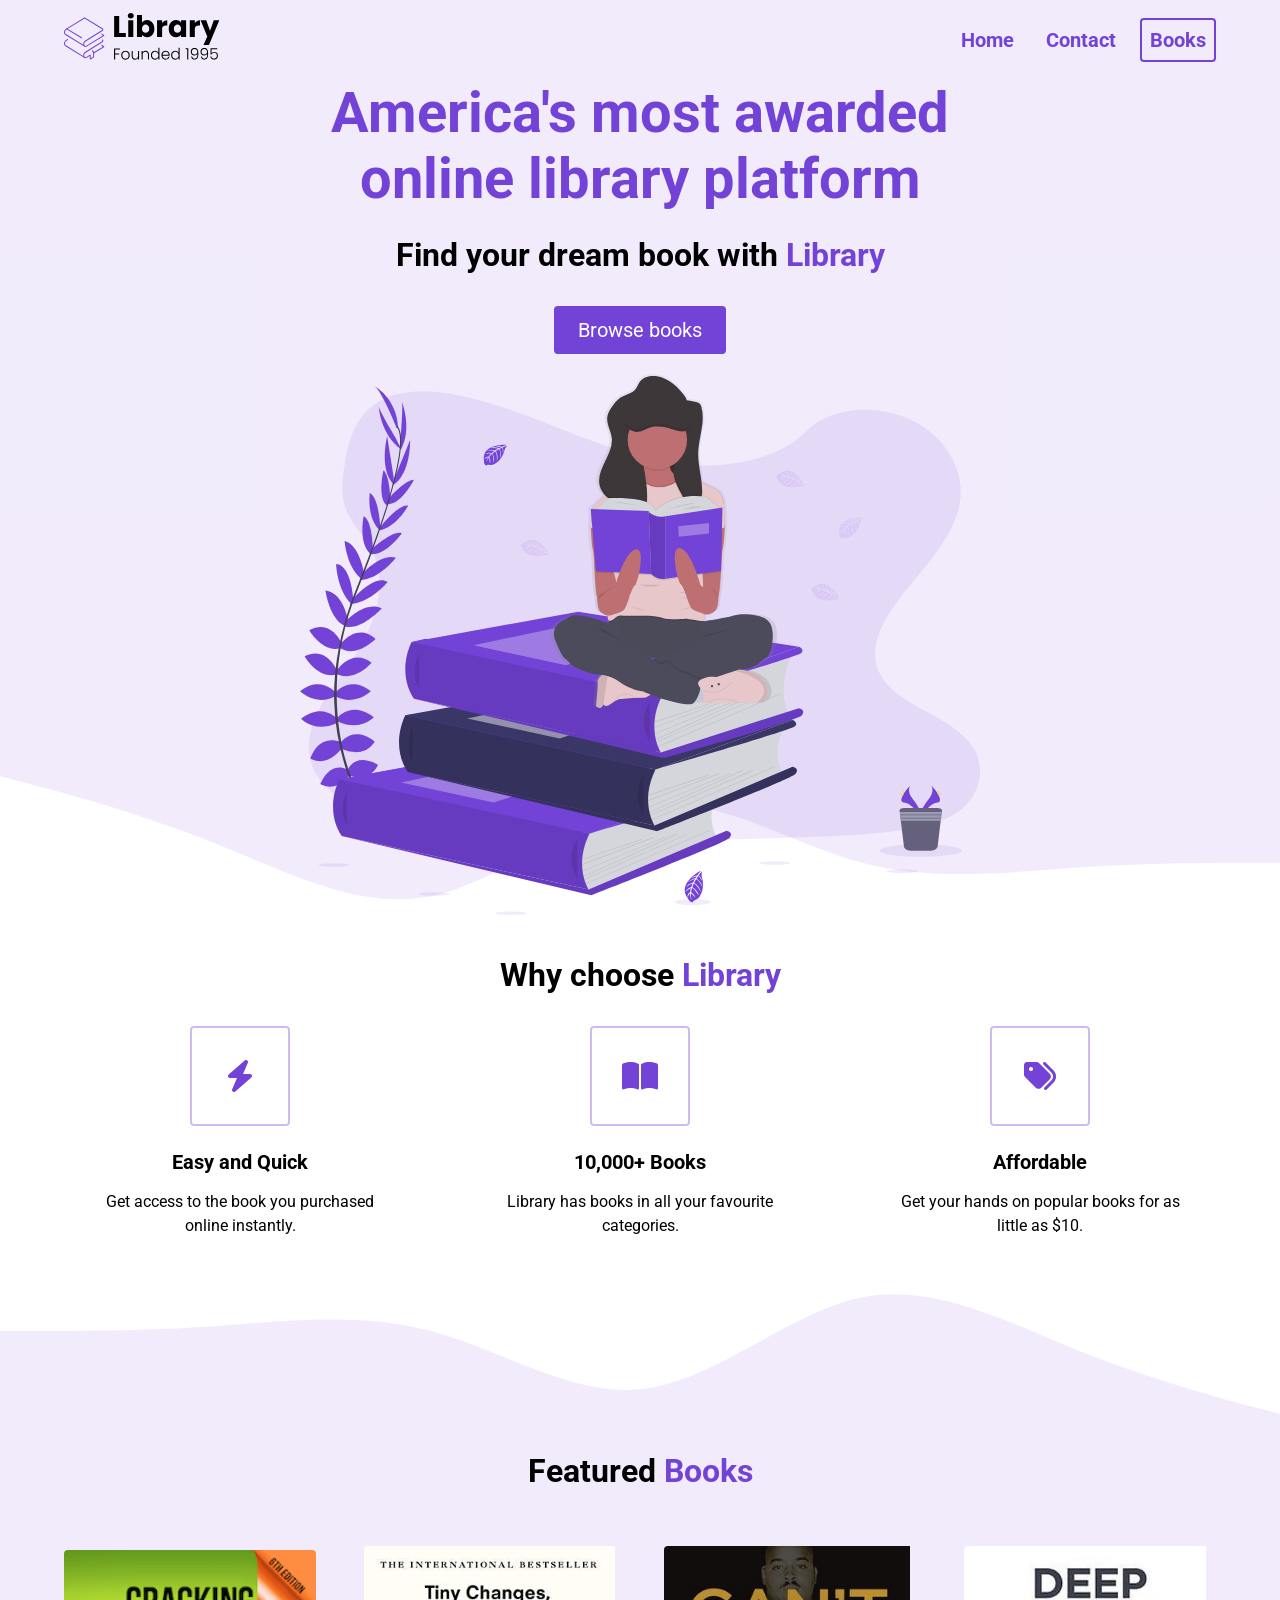
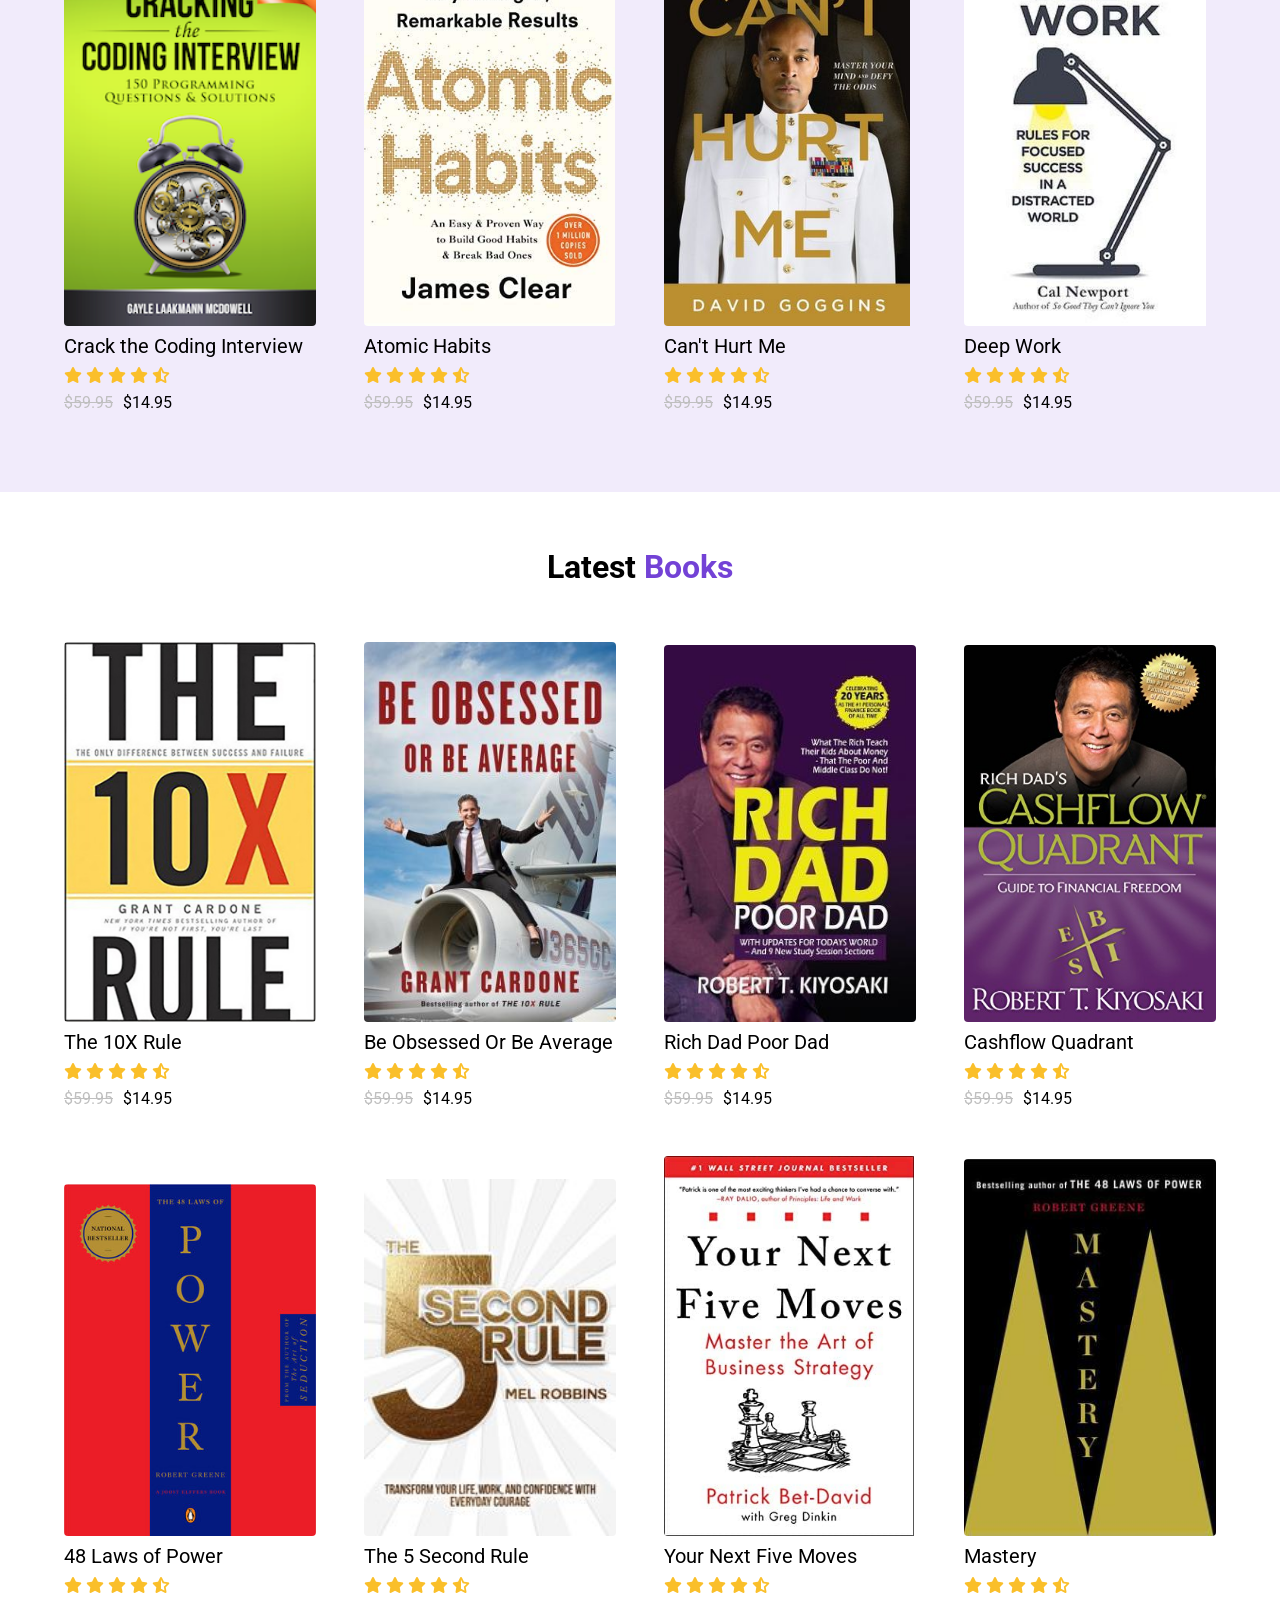
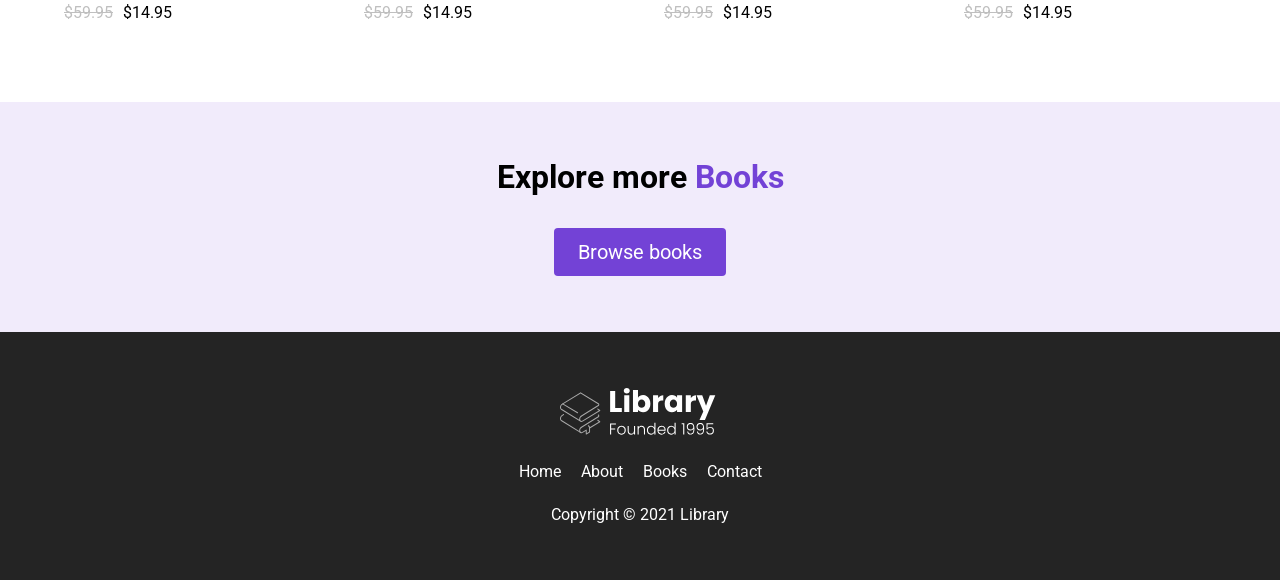
<file: index.html>
<!DOCTYPE html>
<html lang="en">

<head>
  <meta charset="UTF-8">
  <meta http-equiv="X-UA-Compatible" content="IE=edge">
  <meta name="viewport" content="width=device-width, initial-scale=1.0">
  <title>Library</title>
  <link rel="stylesheet" href="styles.css">
  <!-- UPDATE: using css version of font awesome so no need for kit -->
  <link rel="stylesheet" href="https://cdnjs.cloudflare.com/ajax/libs/font-awesome/6.4.0/css/all.min.css">
</head>

<body>
  <section id="landing">
    <nav>
      <div class="nav__container">
        <img class="logo" src="assets/Library.svg" alt="">
        <ul class="nav__links">
          <li><a href="#" class="nav__link">Home</a></li>
          <li><a href="#" class="nav__link">Contact</a></li>
          <li><a href="https://chandlerurenda.github.io/E-Commerce-App/books.html" class="nav__link nav__link--primary">Books</a></li>
        </ul>
        <button class="btn__menu" onclick="openMenu()">
          <i class="fas fa-bars"></i>
        </button>
        <div class="menu__backdrop">
          <button class="btn__menu btn__menu--close" onclick="closeMenu()">
            <i class="fas fa-times"></i>
          </button>
          <ul class="menu__links">
            <li class="menu__list">
              <a href="#" class="menu__link" onclick="closeMenu()">Home</a>
            </li>
            <li class="menu__list">
              <a href="#features" class="menu__link" onclick="closeMenu()">Books</a>
            </li>
            <li class="menu__list">
              <a class="menu__link no-cursor" onclick="closeMenu()">Contacts</a>
            </li>
          </ul>
        </div>
      </div>
    </nav>
    <header>
      <div class="header__container">
        <div class="header__description">
          <h1>America's most awarded online library platform</h1>
          <h2>Find your dream book with <span class="purple">Library</span></h2>
          <a href="#features">
            <button class="btn">Browse books</button>
          </a>
        </div>
        <figure class="header__img--wrapper">
          <img src="assets/Undraw_Books.svg" alt="">
        </figure>
      </div>
    </header>
  </section>

  <main>
    <section id="highlights">
      <div class="container">
        <div class="row">
          <h2 class="section__title">
            Why choose <span class="purple">Library</span>
          </h2>
          <div class="highlight__wrapper">
            <div class="highlight">
              <div class="highlight__img">
                <i class="fas fa-bolt"></i>
              </div>
              <h3 class="highlight__subtitle">
                Easy and Quick
              </h3>
              <p class="highlight__para">
                Get access to the book you purchased online instantly.
              </p>
            </div>
            <div class="highlight">
              <div class="highlight__img">
                <i class="fas fa-book-open"></i>
              </div>
              <h3 class="highlight__subtitle">
                10,000+ Books
              </h3>
              <p class="highlight__para">
                Library has books in all your favourite categories.
              </p>
            </div>
            <div class="highlight">
              <div class="highlight__img">
                <i class="fas fa-tags"></i>
              </div>
              <h3 class="highlight__subtitle">
                Affordable
              </h3>
              <p class="highlight__para">
                Get your hands on popular books for as little as $10.
              </p>
            </div>
          </div>
        </div>
      </div>
    </section>

    <section id="features">
      <div class="container">
        <div class="row">
          <h2 class="section__title">
            Featured <span class="purple">Books</span>
          </h2>
          <div class="books">
            <div class="book">
              <figure class="book__img--wrapper">
                <img class="book__img" src="assets/crack the coding interview.png" alt="">
              </figure>
              <div class="book__title">
                Crack the Coding Interview
              </div>
              <div class="book__ratings">
                <i class="fas fa-star"></i>
                <i class="fas fa-star"></i>
                <i class="fas fa-star"></i>
                <i class="fas fa-star"></i>
                <i class="fas fa-star-half-alt"></i>
              </div>
              <div class="book__price">
                <span class="book__price--normal">$59.95</span> $14.95
              </div>
            </div>
            <div class="book">
              <figure class="book__img--wrapper">
                <img class="book__img" src="assets/atomic habits.jpg" alt="">
              </figure>
              <div class="book__title">
                Atomic Habits
              </div>
              <div class="book__ratings">
                <i class="fas fa-star"></i>
                <i class="fas fa-star"></i>
                <i class="fas fa-star"></i>
                <i class="fas fa-star"></i>
                <i class="fas fa-star-half-alt"></i>
              </div>
              <div class="book__price">
                <span class="book__price--normal">$59.95</span> $14.95
              </div>
            </div>
            <div class="book">
              <figure class="book__img--wrapper">
                <img class="book__img" src="assets/david goggins.jpeg" alt="">
              </figure>
              <div class="book__title">
                Can't Hurt Me
              </div>
              <div class="book__ratings">
                <i class="fas fa-star"></i>
                <i class="fas fa-star"></i>
                <i class="fas fa-star"></i>
                <i class="fas fa-star"></i>
                <i class="fas fa-star-half-alt"></i>
              </div>
              <div class="book__price">
                <span class="book__price--normal">$59.95</span> $14.95
              </div>
            </div>
            <div class="book">
              <figure class="book__img--wrapper">
                <img class="book__img" src="assets/deep work.jpeg" alt="">
              </figure>
              <div class="book__title">
                Deep Work
              </div>
              <div class="book__ratings">
                <i class="fas fa-star"></i>
                <i class="fas fa-star"></i>
                <i class="fas fa-star"></i>
                <i class="fas fa-star"></i>
                <i class="fas fa-star-half-alt"></i>
              </div>
              <div class="book__price">
                <span class="book__price--normal">$59.95</span> $14.95
              </div>
            </div>
          </div>
        </div>
      </div>
    </section>

    <section id="recent">
      <div class="container">
        <div class="row">
          <h2 class="section__title">
            Latest <span class="purple">Books</span>
          </h2>
          <div class="books">
            <div class="book">
              <figure class="book__img--wrapper">
                <img class="book__img" src="assets/book-1.jpeg" alt="">
              </figure>
              <div class="book__title">
                The 10X Rule
              </div>
              <div class="book__ratings">
                <i class="fas fa-star"></i>
                <i class="fas fa-star"></i>
                <i class="fas fa-star"></i>
                <i class="fas fa-star"></i>
                <i class="fas fa-star-half-alt"></i>
              </div>
              <div class="book__price">
                <span class="book__price--normal">$59.95</span> $14.95
              </div>
            </div>
            <div class="book">
              <figure class="book__img--wrapper">
                <img class="book__img" src="assets/book-2.jpeg" alt="">
              </figure>
              <div class="book__title">
                Be Obsessed Or Be Average
              </div>
              <div class="book__ratings">
                <i class="fas fa-star"></i>
                <i class="fas fa-star"></i>
                <i class="fas fa-star"></i>
                <i class="fas fa-star"></i>
                <i class="fas fa-star-half-alt"></i>
              </div>
              <div class="book__price">
                <span class="book__price--normal">$59.95</span> $14.95
              </div>
            </div>
            <div class="book">
              <figure class="book__img--wrapper">
                <img class="book__img" src="assets/book-3.jpeg" alt="">
              </figure>
              <div class="book__title">
                Rich Dad Poor Dad
              </div>
              <div class="book__ratings">
                <i class="fas fa-star"></i>
                <i class="fas fa-star"></i>
                <i class="fas fa-star"></i>
                <i class="fas fa-star"></i>
                <i class="fas fa-star-half-alt"></i>
              </div>
              <div class="book__price">
                <span class="book__price--normal">$59.95</span> $14.95
              </div>
            </div>
            <div class="book">
              <figure class="book__img--wrapper">
                <img class="book__img" src="assets/book-4.jpeg" alt="">
              </figure>
              <div class="book__title">
                Cashflow Quadrant
              </div>
              <div class="book__ratings">
                <i class="fas fa-star"></i>
                <i class="fas fa-star"></i>
                <i class="fas fa-star"></i>
                <i class="fas fa-star"></i>
                <i class="fas fa-star-half-alt"></i>
              </div>
              <div class="book__price">
                <span class="book__price--normal">$59.95</span> $14.95
              </div>
            </div>
            <div class="book">
              <figure class="book__img--wrapper">
                <img class="book__img" src="assets/book-5.jpeg" alt="">
              </figure>
              <div class="book__title">
                48 Laws of Power
              </div>
              <div class="book__ratings">
                <i class="fas fa-star"></i>
                <i class="fas fa-star"></i>
                <i class="fas fa-star"></i>
                <i class="fas fa-star"></i>
                <i class="fas fa-star-half-alt"></i>
              </div>
              <div class="book__price">
                <span class="book__price--normal">$59.95</span> $14.95
              </div>
            </div>
            <div class="book">
              <figure class="book__img--wrapper">
                <img class="book__img" src="assets/book-6.jpeg" alt="">
              </figure>
              <div class="book__title">
                The 5 Second Rule
              </div>
              <div class="book__ratings">
                <i class="fas fa-star"></i>
                <i class="fas fa-star"></i>
                <i class="fas fa-star"></i>
                <i class="fas fa-star"></i>
                <i class="fas fa-star-half-alt"></i>
              </div>
              <div class="book__price">
                <span class="book__price--normal">$59.95</span> $14.95
              </div>
            </div>
            <div class="book">
              <figure class="book__img--wrapper">
                <img class="book__img" src="assets/book-7.jpg" alt="">
              </figure>
              <div class="book__title">
                Your Next Five Moves
              </div>
              <div class="book__ratings">
                <i class="fas fa-star"></i>
                <i class="fas fa-star"></i>
                <i class="fas fa-star"></i>
                <i class="fas fa-star"></i>
                <i class="fas fa-star-half-alt"></i>
              </div>
              <div class="book__price">
                <span class="book__price--normal">$59.95</span> $14.95
              </div>
            </div>
            <div class="book">
              <figure class="book__img--wrapper">
                <img class="book__img" src="assets/book-8.jpeg" alt="">
              </figure>
              <div class="book__title">
                Mastery
              </div>
              <div class="book__ratings">
                <i class="fas fa-star"></i>
                <i class="fas fa-star"></i>
                <i class="fas fa-star"></i>
                <i class="fas fa-star"></i>
                <i class="fas fa-star-half-alt"></i>
              </div>
              <div class="book__price">
                <span class="book__price--normal">$59.95</span> $14.95
              </div>
            </div>
          </div>
        </div>
      </div>
    </section>

    <section id="explore">
      <div class="container">
        <div class="row row__column">
          <h2>Explore more <span class="purple">Books</span></h2>
          <a href="#features">
            <button class="btn">Browse books</button>
          </a>
        </div>
      </div>
    </section>
  </main>

  <footer>
    <div class="container">
      <div class="row row__column">
        <a href="#">
          <figure class="footer__logo">
            <img src="assets/Library.svg" class="footer__logo--img" alt="">
          </figure>
        </a>
        <div class="footer__list">
          <a href="#" class="footer__link">Home</a>
          <a class="footer__link no-cursor">About</a>
          <a href="#features" class="footer__link">Books</a>
          <a class="footer__link no-cursor">Contact</a>
        </div>
        <div class="footer__copyright">Copyright &copy; 2021 Library</div>
      </div>
    </div>
  </footer>
</body>

</html>
</file>
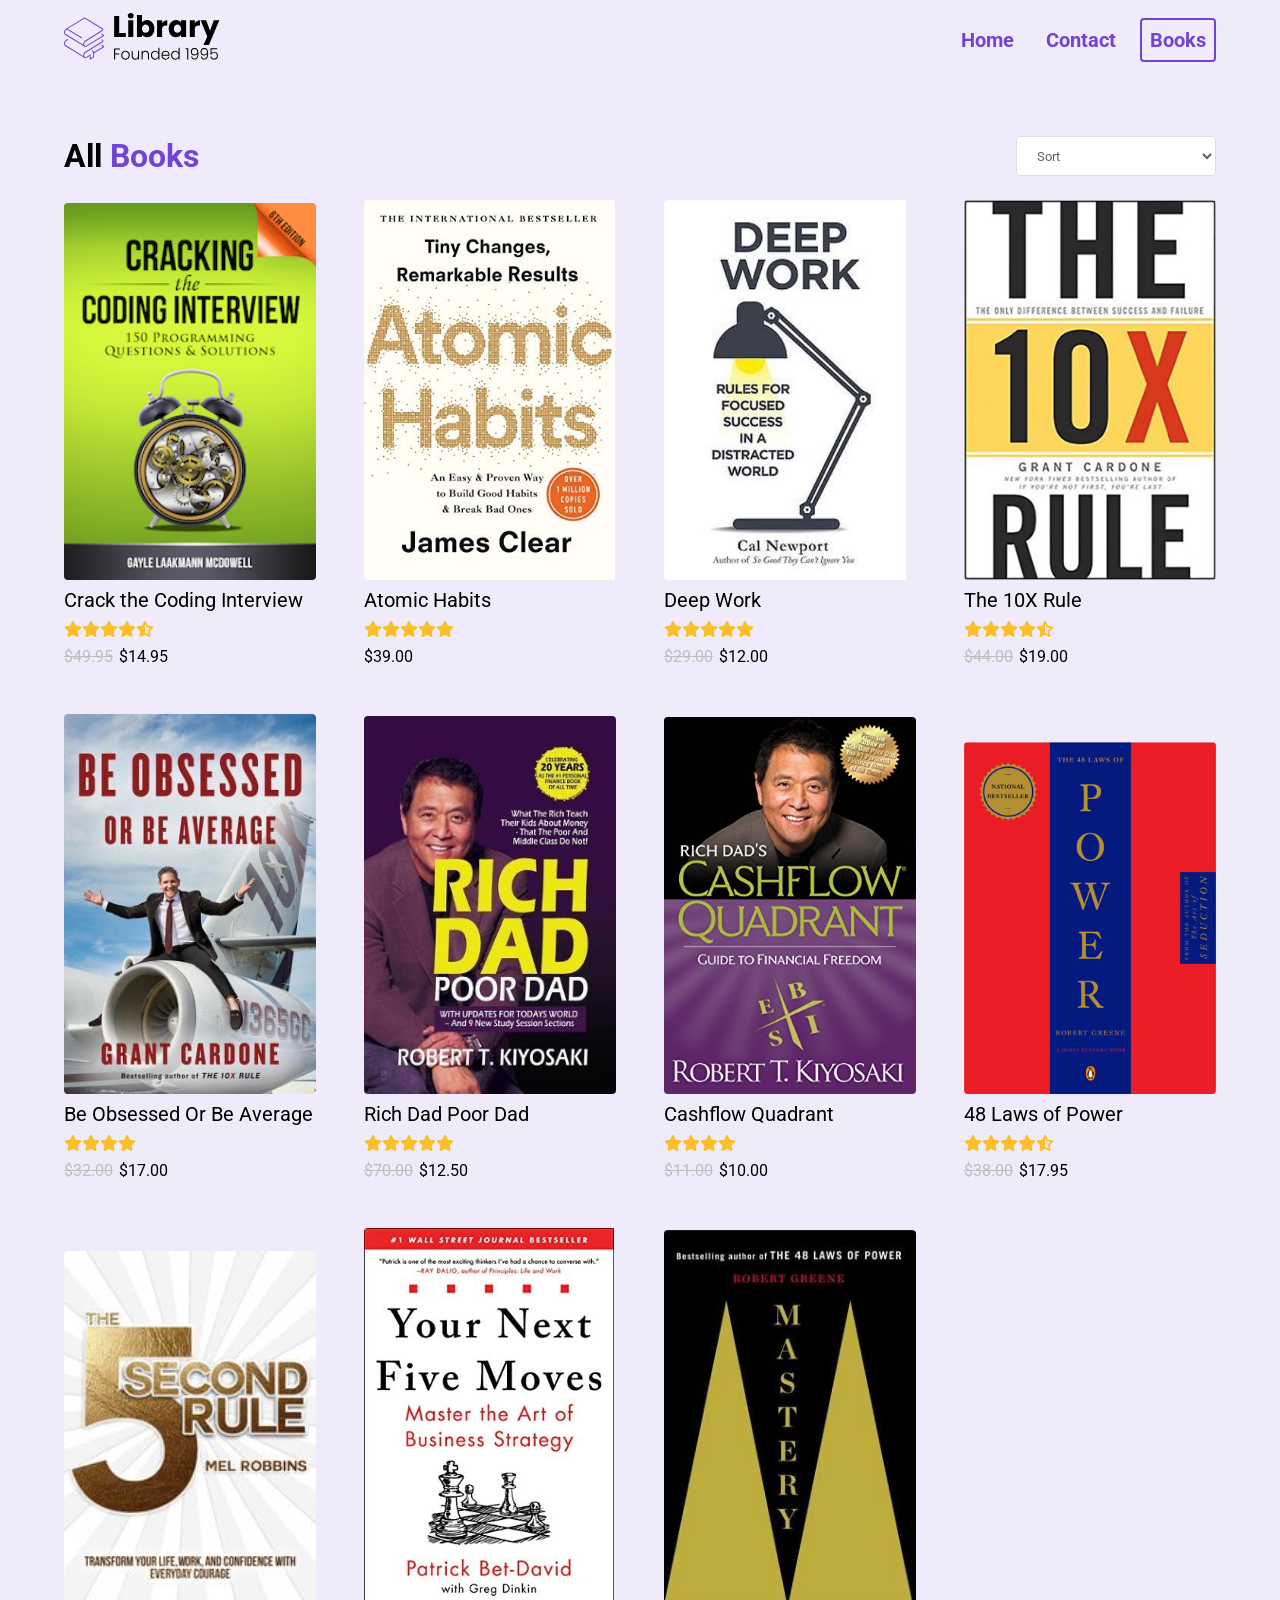
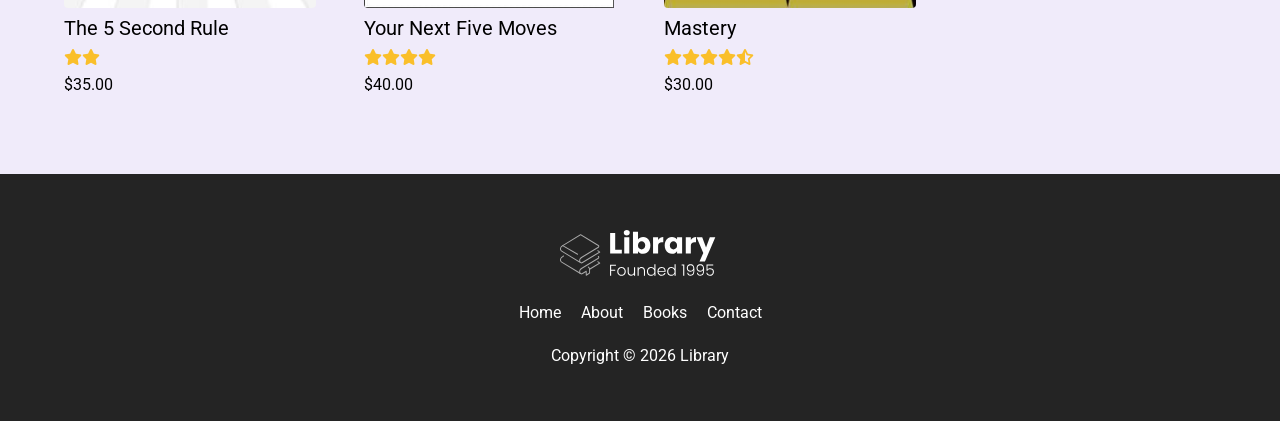
<file: books.html>
<!doctype html>
<html lang="en">
  <head>
    <meta charset="UTF-8" />
    <meta http-equiv="X-UA-Compatible" content="IE=edge" />
    <meta name="viewport" content="width=device-width, initial-scale=1.0" />
    <title>Library</title>
    <link rel="stylesheet" href="styles.css" />
    <!-- UPDATE: using css version of font awesome so no need for kit -->
    <link
      rel="stylesheet"
      href="https://cdnjs.cloudflare.com/ajax/libs/font-awesome/6.4.0/css/all.min.css"
    />
    <script src="index.js" defer></script>
    <script src="books.js" defer></script>
  </head>

  <body id="books__body">
    <section>
      <nav>
        <div class="nav__container">
          <img class="logo" src="assets/Library.svg" alt="" />
          <ul class="nav__links">
            <li><a href="#" class="nav__link">Home</a></li>
            <li><a href="#" class="nav__link">Contact</a></li>
            <li><a href="#" class="nav__link nav__link--primary">Books</a></li>
          </ul>
          <button class="btn__menu" onclick="openMenu()">
            <i class="fas fa-bars"></i>
          </button>
          <div class="menu__backdrop" style="visibility: hidden">
            <button class="btn__menu btn__menu--close" onclick="closeMenu()">
              <i class="fas fa-times"></i>
            </button>
            <ul class="menu__links">
              <li class="menu__list">
                <a href="#" class="menu__link" onclick="closeMenu()">Home</a>
              </li>
              <li class="menu__list">
                <a href="#features" class="menu__link" onclick="closeMenu()"
                  >Books</a
                >
              </li>
              <li class="menu__list">
                <a class="menu__link no-cursor" onclick="closeMenu()"
                  >Contacts</a
                >
              </li>
            </ul>
          </div>
        </div>
      </nav>
    </section>

    <main id="books__main">
      <section>
        <div class="container">
          <div class="row">
            <div class="books__header">
              <h2 class="section__title books__header--title">
                All <span class="purple">Books</span>
              </h2>
              <select id="filter" onchange="filterBooks(event)">
                <option value="" disabled selected>Sort</option>
                <option value="LOW_TO_HIGH">Price, Low to High</option>
                <option value="HIGH_TO_LOW">Price, High to Low</option>
                <option value="RATING">Rating</option>
              </select>
            </div>
            <div class="books books__loading">
              <i class="fa-solid fa-spinner fa-spin-pulse books__loading--spinner"></i>
            </div>
          </div>
        </div>
      </section>
    </main>

    <footer>
      <div class="container">
        <div class="row row__column">
          <a href="#">
            <figure class="footer__logo">
              <img src="assets/Library.svg" class="footer__logo--img" alt="" />
            </figure>
          </a>
          <div class="footer__list">
            <a href="#" class="footer__link">Home</a>
            <a class="footer__link no-cursor">About</a>
            <a href="#features" class="footer__link">Books</a>
            <a class="footer__link no-cursor">Contact</a>
          </div>
          <div class="footer__copyright">Copyright &copy; 2026 Library</div>
        </div>
      </div>
    </footer>
  </body>
</html>
</file>
<file: styles.css>
@import url('https://fonts.googleapis.com/css2?family=Roboto:wght@400;500;700&display=swap');
* {
  padding: 0;
  margin: 0;
  box-sizing: border-box;
  font-family: 'Roboto', sans-serif;
}

html {
  scroll-behavior: smooth;
}

body {
  max-width: 100vw;
  overflow-x: hidden;
}

nav {
  height: 80px;
  display: flex;
}

img {
  width: 100%;
}

p {
  line-height: 1.5;
}

a {
  text-decoration: none;
}

a:hover {
  text-decoration: underline;
}



ul {
  display: flex;
}

li {
  list-style-type: none;
}

h1 {
  font-size: 56px;
  color: #7342d6;
  margin-bottom: 24px;
  text-align: center;
}

h2 {
  font-size: 32px;
  margin-bottom: 32px;
  text-align: center;
}

button {
  cursor: pointer;
}

button:active {
  transform: translateY(1px);
}

.btn {
  background-color: #7342d6;
  color: white;
  padding: 12px 24px;
  font-size: 20px;
  border-radius: 4px;
  border: none;
}

.purple {
  color: #7342d6;
}

.logo {
  width: 160px;
}

.nav__container {
  width: 100%;
  max-width: 1200px;
  padding: 0 24px;
  display: flex;
  justify-content: space-between;
  align-items: center;
  margin: 0 auto;
}

.nav__link {
  margin-left: 16px;
  text-decoration: none;
  font-size: 20px;
  color: #7342d6;
  font-weight: bold;
  padding: 8px;
}

.nav__link:hover {
  text-decoration: underline;
}

.nav__link--primary {
  border: 2px solid #7342d6;
  border-radius: 4px;
}

.nav__link--primary:hover {
  text-decoration: none;
}

.btn__menu {
  background-color: transparent;
  font-size: 40px;
  border: none;
  color: #7342d6;
  display: none;
}

.menu__backdrop {
  position: absolute;
  background-color: #242424;
  top: 0;
  left: 0;
  right: 0;
  bottom: 0;
  z-index: 99;
  display: flex;
  align-items: center;
  justify-content: center;
  visibility: hidden;
  transition: all 300ms ease;
  opacity: 0;
  transform: translate(100%);
}

.menu--open {
  max-height: 100vh;
  overflow: hidden;
}

.menu--open .menu__backdrop {
  visibility: visible !important;
  opacity: 1;
  transform: translate(0);
}

.menu__links {
  display: flex;
  flex-direction: column;
  align-items: center;
}

.menu__list {
  padding: 32px 0;
}

.menu__link {
  color: white;
  font-size: 40px;
}

.btn__menu--close {
  position: absolute;
  top: 10px;
  right: 20px;
  padding: 8px;
  color: white;
}


/* 

LANDING

*/

#landing {
  background-color: rgba(115, 66, 214, 0.1)
}

header {
  height: calc(100vh - 80px);
}

.header__container {
  width: 100%;
  max-width: 720px;
  margin: 0 auto;
  height: 100%;
  display: flex;
  flex-direction: column;
  justify-content: space-around;
}

.header__description {
  display: flex;
  flex-direction: column;
  align-items: center;
}

.header__img--wrapper {
  padding: 20px;

  /* Added this after the tutorial to 
  show it over the wave on larger screens */
  z-index: 50;
}

.container {
  padding: 56px 0;
}

.row {
  width: 100%;
  max-width: 1200px;
  margin: 0 auto;
}

.row__column {
  display: flex;
  flex-direction: column;
  align-items: center;
}

.no-cursor {
  cursor: not-allowed;
}
/* 

HIGHLIGHTS 

*/

#highlights {
  position: relative;
  max-width: 100vw;
}

#highlights:after,
#highlights:before {
  background: url('assets/wave.svg');
  content: "";
  position: absolute;
  width: 101vw;
  height: 12vw;
  left: 0;
  z-index: 1;
  background-size: cover;
  background-repeat: no-repeat;
}

#highlights:before {
  transform: translateY(-100%);
  top: 1px;
}

#highlights:after {
  transform: translateY(100%) rotate(180deg);
  bottom: 1px;
}

.highlight__wrapper {
  display: flex;
  flex-wrap: wrap;
}

.highlight {
  padding: 0 24px;
  width: calc(100% / 3);
  display: flex;
  align-items: center;
  flex-direction: column;
}

.highlight__para {
  text-align: center;
  max-width: 280px;
}

.highlight__img {
  border: 2px solid #7342d65d;
  color: #7342d6;
  width: 100px;
  height: 100px;
  display: flex;
  align-items: center;
  justify-content: center;
  border-radius: 4px;
  font-size: 32px;
  margin-bottom: 24px;
}

.highlight__subtitle {
  font-size: 20px;
  margin-bottom: 16px;
  text-align: center;
}

/* 

FEATURES 

*/

#features {
  padding-top: 8vw;
  background-color: rgba(115, 66, 214, 0.1);
}

.books {
  display: flex;
  flex-wrap: wrap;
}

.book {
  width: 25%;
  padding: 24px;
  /* Added after tutorial to push all the books images down */
  display: flex;
  flex-direction: column;
  justify-content: flex-end;
}

.book__img {
  max-height: 380px;
  transition: all 300ms ease;
  cursor: not-allowed;
  /* Added after tutorial to maintain image aspect ratio */
  object-fit: contain;
  object-position: left;
}

.book__img--wrapper {
  margin-bottom: 8px;
  border-radius: 4px;
  overflow: hidden;
  display: flex;
}

.book:hover .book__img {
  transform: scale(1.03);
}

.book__title {
  font-size: 20px;
  margin-bottom: 8px;
}

.book__title:hover {
  text-decoration: underline;
  cursor: not-allowed;
}

.book__ratings {
  margin-bottom: 8px;
  color: #fabf2a;
}

.book__price--normal {
  text-decoration: line-through;
  padding-right: 6px;
  color: #bfbfbf;
}

/* 

EXPLORE

*/

#explore {
  background-color: rgba(115, 66, 214, 0.1);
}

/* 

FOOTER

*/

footer {
  background-color: #242424;
}

.footer__logo {
  display: flex;
}

.footer__logo--img {
  width: 160px;
  filter: grayscale(1) invert(1);
}

.footer__link,
.footer__copyright {
  color: #fff;
}

.footer__list {
  margin: 20px 0 24px 0;
}

.footer__link {
  padding: 0 8px;
}

/* 
**

BOOKS PAGE

**
*/

#books__body {
  background-color: rgba(115, 66, 214, 0.1);
  display: flex;
  flex-direction: column;
  min-height: 100vh;
}

#books__main {
  flex: 1;
}

.books__header {
  display: flex;
  justify-content: space-between;
  align-items: center;
  padding: 0 24px;
}

.books__header--title {
  margin-bottom: 0;
}

select {
  background-color: #fff;
  border-radius: 4px;
  border: 1px solid #dcdfe6;
  color: #606266;
  height: 40px;
  line-height: 40px;
  outline: none;
  padding: 0 16px;
  width: 100%;
  max-width: 200px;
}

.books__loading {
  width: 100%;
  display: flex;
  align-items: center;
  justify-content: center;
  padding-top: 60px;
  font-size: 60px;
  color: #7342d6;
}
.books__loading--spinner {
  display: none !important;
}
.books__loading .books__loading--spinner {
  display: block !important;
}

/* .fa-spinner {
  animation: rotate 600ms infinite linear;
}

@keyframes rotate {
  0% {
    transform: rotate(0);
  }

  100% {
    transform: rotate(360deg);
  }
} */

/* SMALL PHONES, TABLETS, LARGE SMARTPHONES */
@media (max-width: 768px) {
  .header__description {
    padding: 0 24px;
  }

  h1 {
    font-size: 40px;
  }

  h2 {
    font-size: 26px;
  }

  button {
    font-size: 18px;
  }

  .book {
    width: 50%;
  }
}


/* SMALL PHONES, LARGE SMARTPHONES */
@media (max-width: 550px) {
  .btn__menu {
    display: block;
  }

  .nav__links {
    display: none;
  }

  .highlight {
    width: 100%;
  }

  .highlight:not(:last-child) {
    margin-bottom: 24px;
  }
}
</file>
